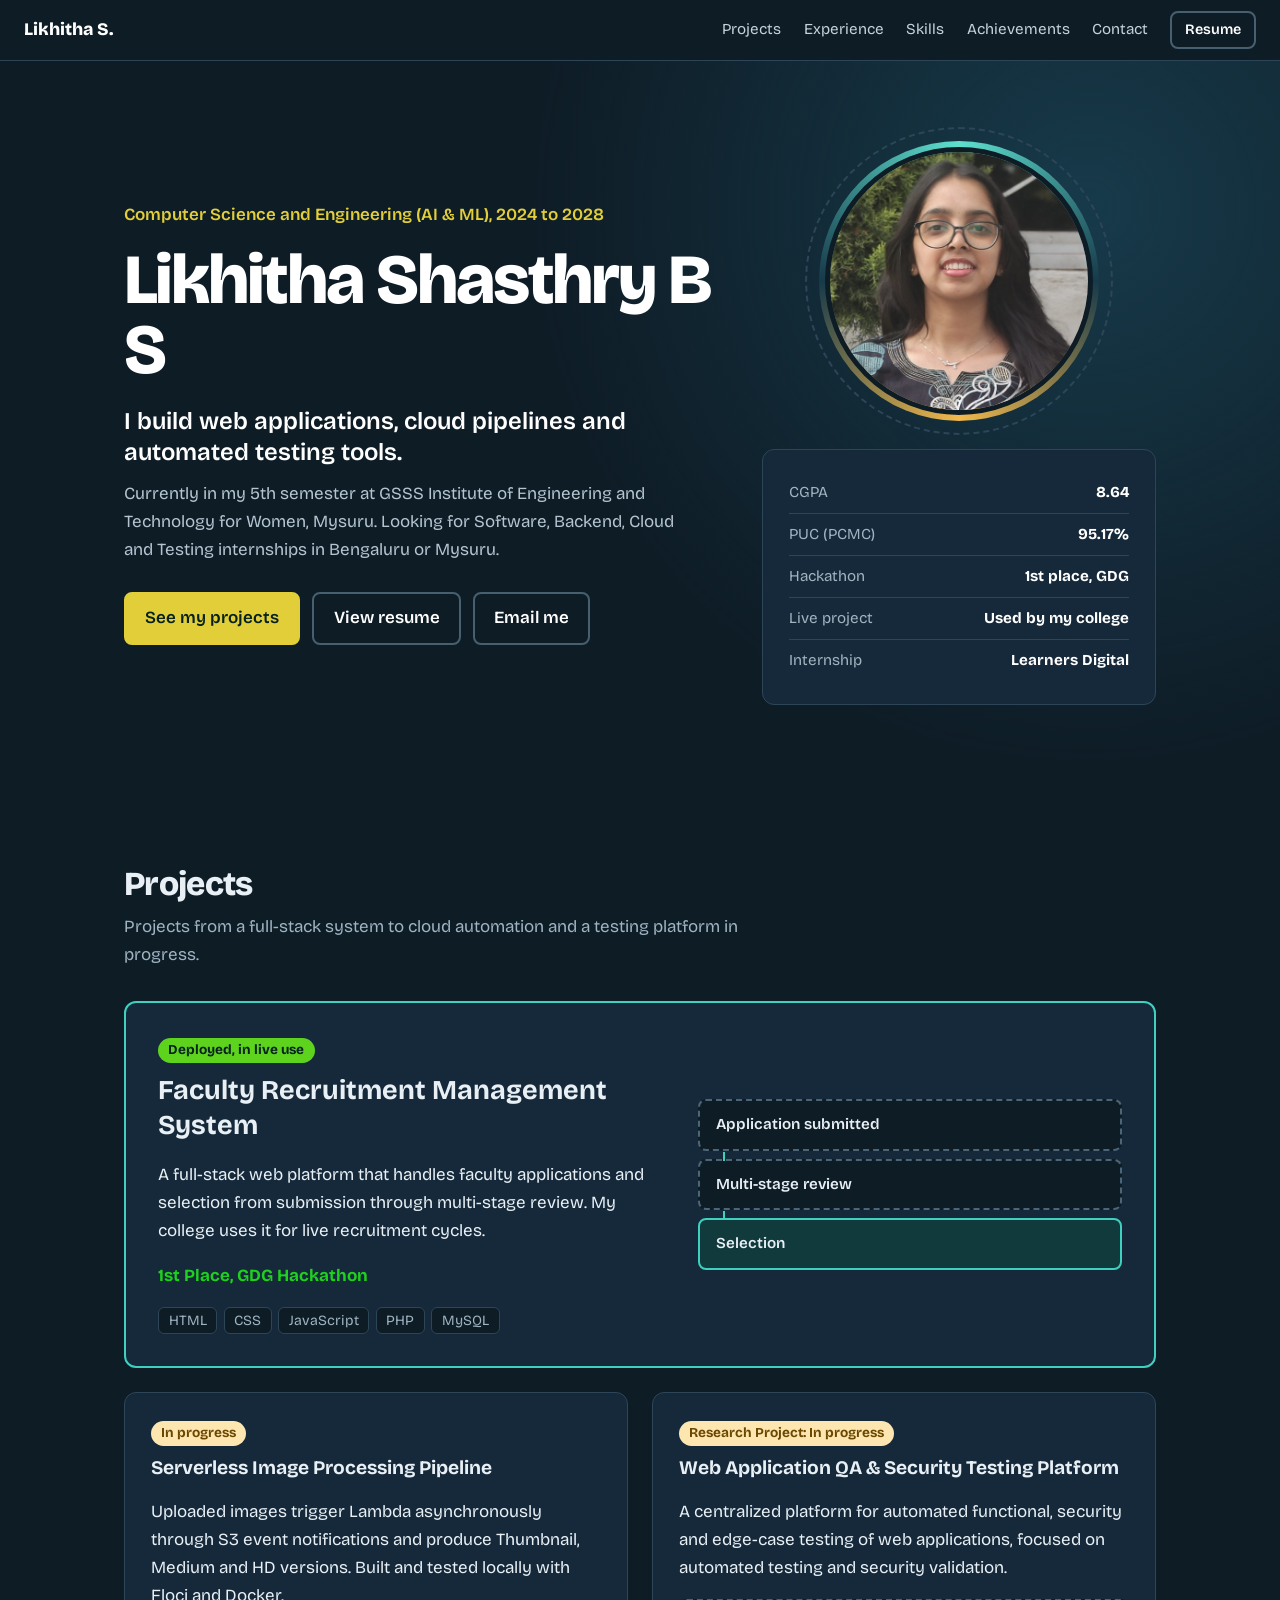
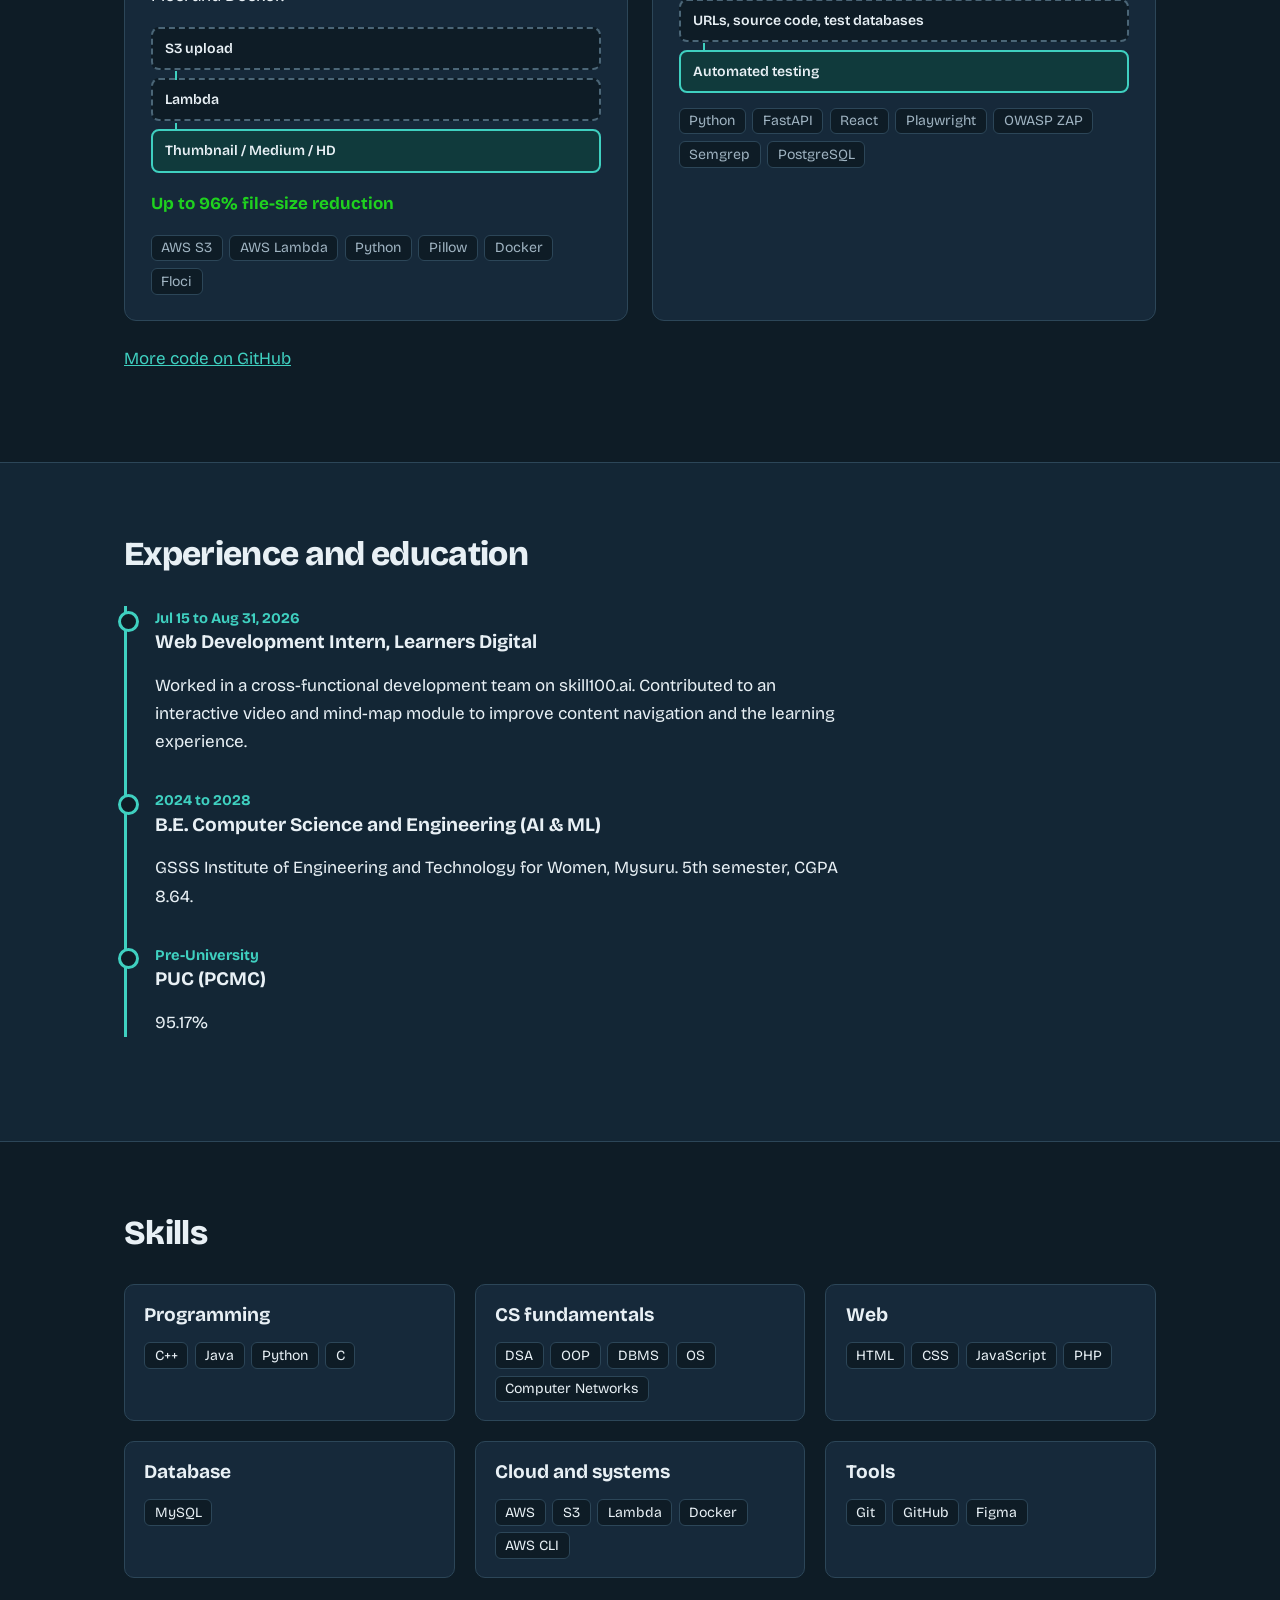
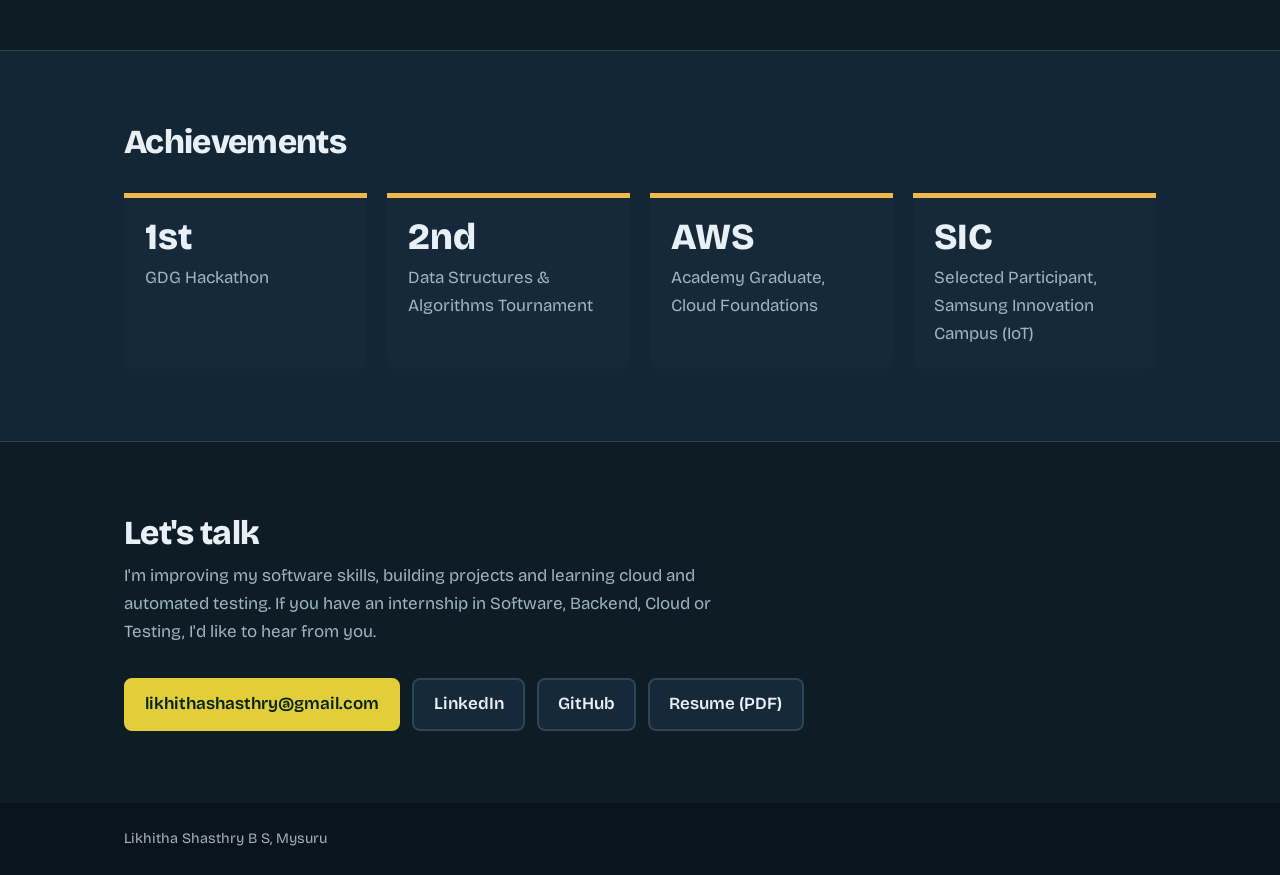
<file: index.html>
<!DOCTYPE html>
<html lang="en">
<head>
<meta charset="UTF-8">
<meta name="viewport" content="width=device-width, initial-scale=1">
<title>Likhitha Shasthry B S | Software Engineering Student</title>
<meta name="description" content="Portfolio of Likhitha Shasthry B S, a CSE (AI &amp; ML) student seeking software, backend, cloud and testing internships in Bengaluru and Mysuru.">
<link rel="preconnect" href="https://fonts.googleapis.com">
<link rel="preconnect" href="https://fonts.gstatic.com" crossorigin>
<link href="https://fonts.googleapis.com/css2?family=Bricolage+Grotesque:opsz,wght@12..96,400;12..96,600;12..96,800&display=swap" rel="stylesheet">
<link rel="stylesheet" href="css/style.css">
<script>document.documentElement.classList.add("js")</script>
</head>
<body>
<a class="skip" href="#main">Skip to content</a>
<header class="nav">
  <a class="logo" href="#top">Likhitha S.</a>
  <nav aria-label="Sections">
    <a href="#projects">Projects</a><a href="#experience">Experience</a><a href="#skills">Skills</a>
    <a href="#achievements">Achievements</a><a href="#contact">Contact</a>
    <a class="btn small" href="https://drive.google.com/file/d/1lI2_lPjMd3SXv4E0aRzJQ2CZy1fJfXRG/view?usp=drive_link target="_blank" rel="noopener">Resume</a>
  </nav>
</header>

<section class="hero" id="top">
  <div class="wrap hero-grid">
    <div>
      <p class="kicker">Computer Science and Engineering (AI &amp; ML), 2024 to 2028</p>
      <h1>Likhitha Shasthry B S</h1>
      <p class="tagline">I build web applications, cloud pipelines and automated testing tools.</p>
      <p class="sub">Currently in my 5th semester at GSSS Institute of Engineering and Technology for Women, Mysuru. Looking for Software, Backend, Cloud and Testing internships in Bengaluru or Mysuru.</p>
      <div class="cta">
        <a class="btn primary" href="#projects">See my projects</a>
        <a class="btn ghost" href="assets/Likhitha-Shasthry-Resume.pdf" target="_blank" rel="noopener">View resume</a>
        <a class="btn ghost" href="mailto:likhithashasthry@gmail.com">Email me</a>
      </div>
    </div>
    <div class="side-col">
      <div class="avatar"><img src="assets/profile.jpg" width="560" height="560" alt="Portrait of Likhitha Shasthry B S" fetchpriority="high"></div>
      <aside class="glance" aria-label="At a glance">
      <dl>
        <div><dt>CGPA</dt><dd>8.64</dd></div>
        <div><dt>PUC (PCMC)</dt><dd>95.17%</dd></div>
        <div><dt>Hackathon</dt><dd>1st place, GDG</dd></div>
        <div><dt>Live project</dt><dd>Used by my college</dd></div>
        <div><dt>Internship</dt><dd>Learners Digital</dd></div>
      </dl>
    </aside>
    </div>
  </div>
</section>

<main id="main">
  <section id="projects" class="wrap block">
    <h2>Projects</h2>
    <p class="intro">Projects from a full-stack system to cloud automation and a testing platform in progress.</p>

    <article class="project featured reveal">
      <div class="p-text">
        <span class="status live">Deployed, in live use</span>
        <h3>Faculty Recruitment Management System</h3>
        <p>A full-stack web platform that handles faculty applications and selection from submission through multi-stage review. My college uses it for live recruitment cycles.</p>
        <p class="result">1st Place, GDG Hackathon</p>
        <ul class="tags"><li>HTML</li><li>CSS</li><li>JavaScript</li><li>PHP</li><li>MySQL</li></ul>
      </div>
      <div class="flow" role="img" aria-label="Workflow: application submitted, multi-stage review, selection">
        <span class="node">Application submitted</span><span class="node">Multi-stage review</span><span class="node on">Selection</span>
      </div>
    </article>

    <div class="two">
      <article class="project reveal">
        <span class="status wip">In progress</span>
        <h3>Serverless Image Processing Pipeline</h3>
        <p>Uploaded images trigger Lambda asynchronously through S3 event notifications and produce Thumbnail, Medium and HD versions. Built and tested locally with Floci and Docker.</p>
        <div class="flow small" role="img" aria-label="Upload to S3, event triggers Lambda, outputs Thumbnail, Medium and HD">
          <span class="node">S3 upload</span><span class="node">Lambda</span><span class="node on">Thumbnail / Medium / HD</span>
        </div>
        <p class="result">Up to 96% file-size reduction</p>
        <ul class="tags"><li>AWS S3</li><li>AWS Lambda</li><li>Python</li><li>Pillow</li><li>Docker</li><li>Floci</li></ul>
      </article>
      <article class="project reveal">
        <span class="status wip">Research Project: In progress</span>
        <h3>Web Application QA &amp; Security Testing Platform</h3>
        <p>A centralized platform for automated functional, security and edge-case testing of web applications, focused on automated testing and security validation.</p>
        <div class="flow small" role="img" aria-label="Inputs: deployed URLs, source code, authorized test databases, feeding automated testing">
          <span class="node">URLs, source code, test databases</span><span class="node on">Automated testing</span>
        </div>
        <ul class="tags"><li>Python</li><li>FastAPI</li><li>React</li><li>Playwright</li><li>OWASP ZAP</li><li>Semgrep</li><li>PostgreSQL</li></ul>
      </article>
    </div>
    <p><a href="https://github.com/likhitha-shasthry" target="_blank" rel="noopener">More code on GitHub</a></p>
  </section>

  <section id="experience" class="band">
    <div class="wrap block">
      <h2>Experience and education</h2>
      <ol class="timeline">
        <li class="reveal"><span class="when">Jul 15 to Aug 31, 2026</span>
          <h3>Web Development Intern, Learners Digital</h3>
          <p>Worked in a cross-functional development team on skill100.ai. Contributed to an interactive video and mind-map module to improve content navigation and the learning experience.</p></li>
        <li class="reveal"><span class="when">2024 to 2028</span>
          <h3>B.E. Computer Science and Engineering (AI &amp; ML)</h3>
          <p>GSSS Institute of Engineering and Technology for Women, Mysuru. 5th semester, CGPA 8.64.</p></li>
        <li class="reveal"><span class="when">Pre-University</span>
          <h3>PUC (PCMC)</h3><p>95.17%</p></li>
      </ol>
    </div>
  </section>

  <section id="skills" class="wrap block">
    <h2>Skills</h2>
    <div class="skill-grid">
      <div class="reveal"><h3>Programming</h3><ul class="tags"><li>C++</li><li>Java</li><li>Python</li><li>C</li></ul></div>
      <div class="reveal"><h3>CS fundamentals</h3><ul class="tags"><li>DSA</li><li>OOP</li><li>DBMS</li><li>OS</li><li>Computer Networks</li></ul></div>
      <div class="reveal"><h3>Web</h3><ul class="tags"><li>HTML</li><li>CSS</li><li>JavaScript</li><li>PHP</li></ul></div>
      <div class="reveal"><h3>Database</h3><ul class="tags"><li>MySQL</li></ul></div>
      <div class="reveal"><h3>Cloud and systems</h3><ul class="tags"><li>AWS</li><li>S3</li><li>Lambda</li><li>Docker</li><li>AWS CLI</li></ul></div>
      <div class="reveal"><h3>Tools</h3><ul class="tags"><li>Git</li><li>GitHub</li><li>Figma</li></ul></div>
    </div>
  </section>

  <section id="achievements" class="band">
    <div class="wrap block">
      <h2>Achievements</h2>
      <ul class="awards">
        <li class="reveal"><b>1st</b><span>GDG Hackathon</span></li>
        <li class="reveal"><b>2nd</b><span>Data Structures &amp; Algorithms Tournament</span></li>
        <li class="reveal"><b>AWS</b><span>Academy Graduate, Cloud Foundations</span></li>
        <li class="reveal"><b>SIC</b><span>Selected Participant, Samsung Innovation Campus (IoT)</span></li>
      </ul>
    </div>
  </section>

  <section id="contact" class="wrap block contact">
    <h2>Let's talk</h2>
    <p class="intro">I'm improving my software skills, building projects and learning cloud and automated testing. If you have an internship in Software, Backend, Cloud or Testing, I'd like to hear from you.</p>
    <div class="cta">
      <a class="btn primary" href="mailto:likhithashasthry@gmail.com">likhithashasthry@gmail.com</a>
      <a class="btn" href="https://linkedin.com/in/likhitha-shasthry-b-s/" target="_blank" rel="noopener">LinkedIn</a>
      <a class="btn" href="https://github.com/likhitha-shasthry" target="_blank" rel="noopener">GitHub</a>
      <a class="btn" href="https://drive.google.com/file/d/1lI2_lPjMd3SXv4E0aRzJQ2CZy1fJfXRG/view?usp=drive_link" target="_blank" rel="noopener">Resume (PDF)</a>
    </div>
  </section>
</main>
<footer class="foot"><div class="wrap">Likhitha Shasthry B S, Mysuru</div></footer>
<script src="js/script.js"></script>
</body>
</html>
</file>
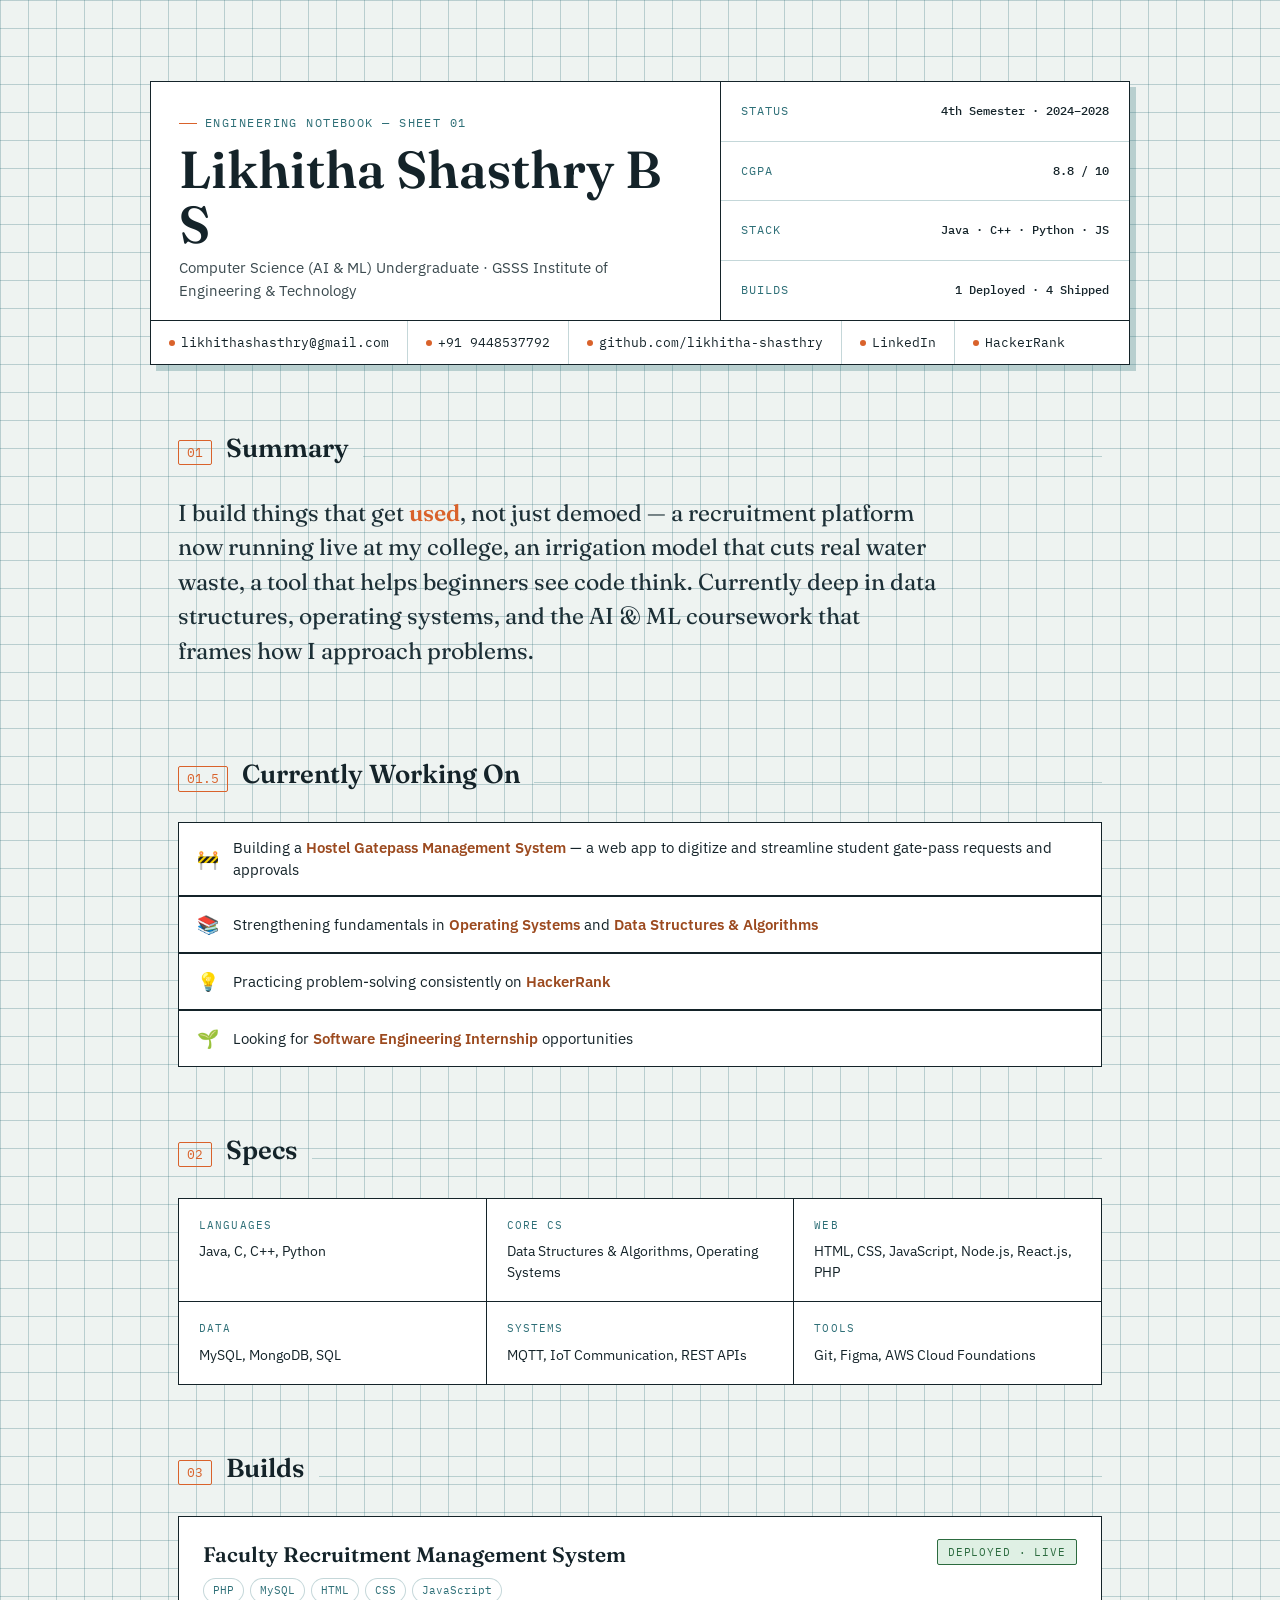
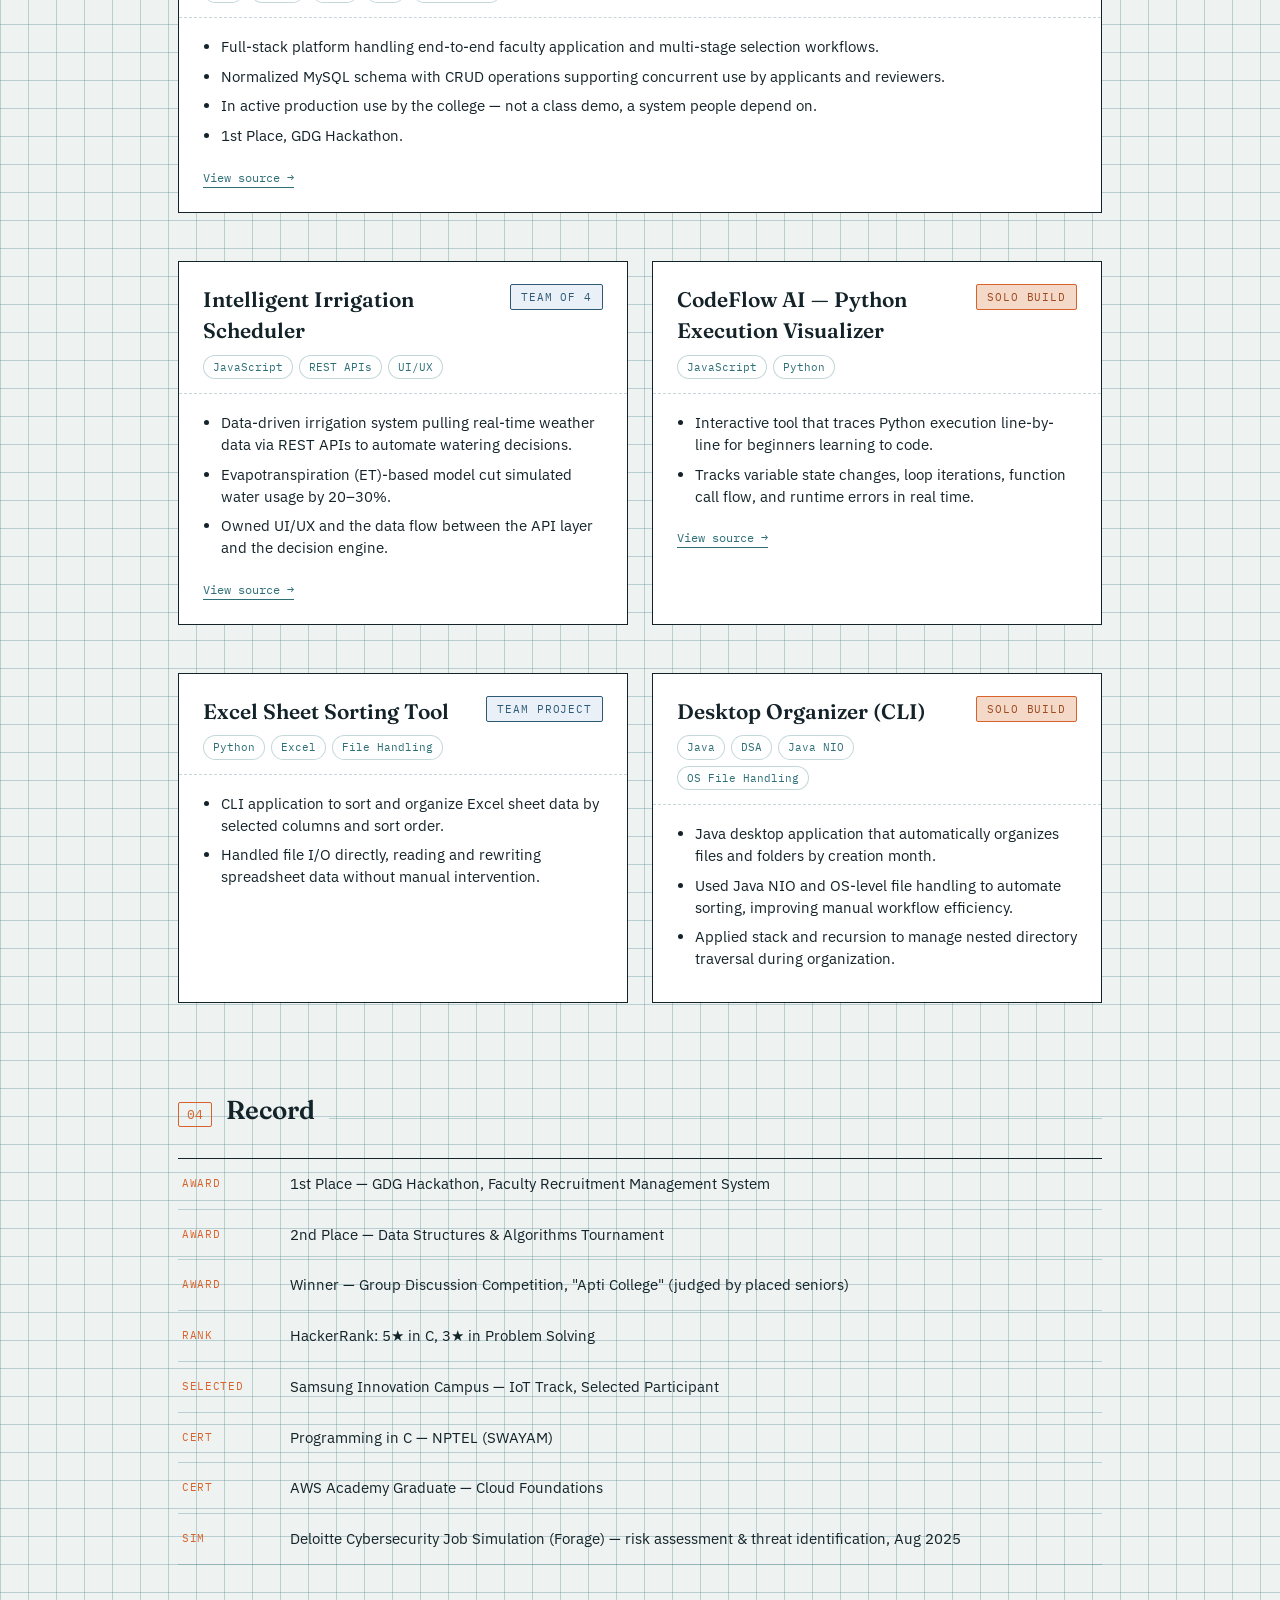
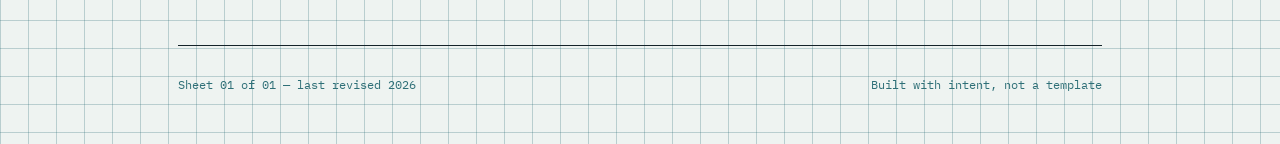
<file: myPortfolio.html>
<!DOCTYPE html>
<html lang="en">
<head>
<meta charset="UTF-8">
<meta name="viewport" content="width=device-width, initial-scale=1.0">
<title>Likhitha Shasthry B S — Portfolio</title>
<link rel="preconnect" href="https://fonts.googleapis.com">
<link href="https://fonts.googleapis.com/css2?family=Fraunces:opsz,wght@9..144,400;9..144,500;9..144,600;9..144,700&family=IBM+Plex+Sans:wght@400;500;600&family=IBM+Plex+Mono:wght@400;500;600&display=swap" rel="stylesheet">
<style>
  :root{
    --bg: #eef3f1;
    --bg-card: #ffffff;
    --ink: #142329;
    --line: #2e6f77;
    --line-soft: rgba(46,111,119,0.28);
    --accent: #d9622b;
    --accent-soft: #f4d9c8;
    --sage: #6f8567;
    --mono: 'IBM Plex Mono', monospace;
    --sans: 'IBM Plex Sans', sans-serif;
    --display: 'Fraunces', serif;
  }
  *{box-sizing:border-box;}
  html{scroll-behavior:smooth;}
  body{
    margin:0;
    background:var(--bg);
    background-image:
      linear-gradient(var(--line-soft) 1px, transparent 1px),
      linear-gradient(90deg, var(--line-soft) 1px, transparent 1px);
    background-size: 28px 28px;
    color:var(--ink);
    font-family:var(--sans);
    line-height:1.5;
  }
  @media (prefers-reduced-motion: reduce){
    *{animation-duration:0.001ms !important; transition-duration:0.001ms !important;}
  }
  a{color:inherit;}
  .wrap{max-width:980px;margin:0 auto;padding:0 28px;}

  /* ---- Progress rail ---- */
  .progress-rail{
    position:fixed;
    top:0;left:0;
    height:3px;
    width:0%;
    background:var(--accent);
    z-index:100;
    transition:width .1s linear;
  }

  /* ---- Sticky nav ---- */
  .navbar{
    position:sticky;
    top:0;
    z-index:50;
    backdrop-filter:blur(10px);
    background:rgba(238,243,241,0.82);
    border-bottom:1px solid var(--line-soft);
    opacity:0;
    transform:translateY(-100%);
    transition:opacity .3s ease, transform .3s ease;
    pointer-events:none;
  }
  .navbar.show{opacity:1;transform:translateY(0);pointer-events:auto;}
  .navbar-inner{
    max-width:980px;margin:0 auto;padding:0 28px;
    display:flex;justify-content:space-between;align-items:center;
    height:48px;
  }
  .navbar-inner .nb-name{font-family:var(--mono);font-size:12.5px;font-weight:600;letter-spacing:.04em;}
  .navbar-links{display:flex;gap:22px;}
  .navbar-links a{font-family:var(--mono);font-size:11.5px;text-decoration:none;color:var(--line);text-transform:uppercase;letter-spacing:.06em;transition:color .15s;position:relative;}
  .navbar-links a::after{
    content:'';
    position:absolute;left:0;bottom:-15px;
    width:100%;height:2px;
    background:var(--accent);
    transform:scaleX(0);
    transition:transform .2s ease;
  }
  .navbar-links a:hover{color:var(--accent);}
  .navbar-links a.active{color:var(--accent);}
  .navbar-links a.active::after{transform:scaleX(1);}
  @media (max-width:680px){ .navbar-links{display:none;} }

  /* ---- Tech chips ---- */
  .chips{display:flex;flex-wrap:wrap;gap:6px;margin-top:8px;}
  .chip{
    font-family:var(--mono);
    font-size:11px;
    padding:3px 9px;
    border:1px solid var(--line-soft);
    border-radius:20px;
    color:var(--line);
    background:rgba(255,255,255,0.6);
    transition:border-color .15s, color .15s, background .15s;
  }
  .project:hover .chip{border-color:var(--line);}
  .chip:hover{background:var(--accent-soft);color:#9c4a1f;border-color:var(--accent);}

  /* ---- Projects grid (wide screens) ---- */
  .projects-grid{
    display:grid;
    grid-template-columns:1fr;
    gap:24px;
  }
  @media (min-width:860px){
    .projects-grid{grid-template-columns:1fr 1fr;}
    .projects-grid .project.featured{grid-column:1 / -1;}
  }
  .project{margin-bottom:0;display:flex;flex-direction:column;}
  .project-body{flex:1;display:flex;flex-direction:column;}
  .project-links{margin-top:auto;}

  /* ---- Title block (signature element) ---- */
  .titleblock{
    border:1.5px solid var(--ink);
    background:var(--bg-card);
    margin:32px auto 0;
    max-width:980px;
    position:relative;
    box-shadow:6px 6px 0 var(--line-soft);
  }
  .tb-top{
    display:grid;
    grid-template-columns: 1.4fr 1fr;
  }
  .tb-name{
    padding:32px 28px 18px;
    border-right:1.5px solid var(--ink);
    position:relative;
  }
  .tb-name .eyebrow{
    font-family:var(--mono);
    font-size:12px;
    letter-spacing:.12em;
    color:var(--line);
    text-transform:uppercase;
    margin:0 0 10px;
    display:flex;
    align-items:center;
    gap:8px;
  }
  .tb-name .eyebrow::before{
    content:'';
    width:18px;height:1px;
    background:var(--accent);
    display:inline-block;
  }
  .tb-name h1{
    font-family:var(--display);
    font-optical-sizing:auto;
    font-weight:600;
    font-size:clamp(34px,5vw,52px);
    margin:0 0 6px;
    line-height:1.05;
  }
  .tb-name p{
    margin:0;
    font-size:15px;
    color:#3b4a4f;
  }
  .tb-fields{
    display:grid;
    grid-template-rows:repeat(4,1fr);
  }
  .tb-field{
    border-bottom:1px solid var(--line-soft);
    padding:10px 20px;
    display:flex;
    justify-content:space-between;
    align-items:center;
    font-family:var(--mono);
    font-size:12px;
    transition:background .15s;
  }
  .tb-field:hover{background:rgba(217,98,43,0.06);}
  .tb-field:last-child{border-bottom:none;}
  .tb-field .k{color:var(--line);text-transform:uppercase;letter-spacing:.08em;}
  .tb-field .v{color:var(--ink);font-weight:500;text-align:right;}
  .tb-bottom{
    display:flex;
    flex-wrap:wrap;
    gap:0;
    border-top:1.5px solid var(--ink);
  }
  .tb-bottom a{
    font-family:var(--mono);
    font-size:12.5px;
    padding:12px 18px;
    text-decoration:none;
    border-right:1px solid var(--line-soft);
    display:flex;
    align-items:center;
    gap:6px;
    transition:background .15s, color .15s;
    position:relative;
  }
  .tb-bottom a:last-child{border-right:none;}
  .tb-bottom a:hover{background:var(--accent-soft);color:#9c4a1f;}
  .tb-bottom a .dot{width:6px;height:6px;border-radius:50%;background:var(--accent);transition:transform .15s;}
  .tb-bottom a:hover .dot{transform:scale(1.4);}

  section{padding:64px 0 0;scroll-margin-top:64px;}
  .section-head{
    display:flex;
    align-items:baseline;
    gap:14px;
    margin-bottom:28px;
  }
  .section-head .num{
    font-family:var(--mono);
    font-size:13px;
    color:var(--accent);
    border:1px solid var(--accent);
    padding:2px 8px;
    border-radius:2px;
  }
  .section-head h2{
    font-family:var(--display);
    font-weight:600;
    font-size:26px;
    margin:0;
  }
  .section-head .rule{flex:1;height:1px;background:var(--line-soft);}

  /* Summary */
  .summary{
    font-family:var(--display);
    font-size:clamp(19px,2.4vw,23px);
    font-weight:400;
    line-height:1.5;
    color:#1c2f36;
    max-width:760px;
  }
  .summary .hl{color:var(--accent);font-weight:600;}

  /* Currently Working On */
  .now-list{
    display:flex;
    flex-direction:column;
    gap:2px;
    border:1px solid var(--ink);
    background:var(--ink);
  }
  .now-item{
    background:var(--bg-card);
    padding:14px 18px;
    display:flex;
    align-items:center;
    gap:14px;
    transition:background .15s, padding-left .15s;
  }
  .now-item:hover{background:#fbf6f0;padding-left:24px;}
  .now-icon{font-size:18px;flex-shrink:0;}
  .now-text{font-size:14.5px;color:var(--ink);}
  .now-text strong{color:#9c4a1f;font-weight:600;}

  /* Specs grid (skills) */
  .specs{
    display:grid;
    grid-template-columns:repeat(3,1fr);
    gap:1px;
    background:var(--ink);
    border:1px solid var(--ink);
  }
  @media (max-width:760px){
    .specs{grid-template-columns:repeat(2,1fr);}
  }
  @media (max-width:480px){
    .specs{grid-template-columns:1fr;}
  }
  .spec{
    background:var(--bg-card);
    padding:18px 20px;
    transition:background .18s, transform .18s;
  }
  .spec:hover{background:#fbf6f0;transform:translateY(-2px);}
  .spec .label{
    font-family:var(--mono);
    font-size:11px;
    letter-spacing:.1em;
    text-transform:uppercase;
    color:var(--line);
    margin-bottom:8px;
  }
  .spec .items{
    font-size:14px;
    color:var(--ink);
  }

  /* Projects as schematic cards */
  .project{
    border:1px solid var(--ink);
    background:var(--bg-card);
    margin-bottom:24px;
    position:relative;
    overflow:hidden;
    transition:box-shadow .2s ease, transform .2s ease;
  }
  .project:hover{
    box-shadow:5px 5px 0 var(--line-soft);
    transform:translate(-2px,-2px);
  }
  .project-head{
    display:flex;
    justify-content:space-between;
    align-items:flex-start;
    gap:16px;
    padding:22px 24px 14px;
    border-bottom:1px dashed var(--line-soft);
  }
  .project-head h3{
    font-family:var(--display);
    font-weight:600;
    font-size:21px;
    margin:0 0 4px;
  }
  .project-head .stack{
    font-family:var(--mono);
    font-size:12px;
    color:var(--line);
  }
  .status{
    font-family:var(--mono);
    font-size:11px;
    text-transform:uppercase;
    letter-spacing:.08em;
    padding:4px 10px;
    border-radius:2px;
    white-space:nowrap;
    height:fit-content;
  }
  .status.live{background:#dff0e4;color:#2c6b3f;border:1px solid #2c6b3f;}
  .status.team{background:#eaf0f7;color:#2e5a77;border:1px solid #2e5a77;}
  .status.solo{background:var(--accent-soft);color:#9c4a1f;border:1px solid var(--accent);}

  .project-body{padding:18px 24px 24px;}
  .project-body ul{margin:0;padding-left:18px;}
  .project-body li{margin-bottom:8px;font-size:14.5px;}
  .project-links{margin-top:14px;display:flex;gap:14px;}
  .project-links a{
    font-family:var(--mono);
    font-size:12px;
    text-decoration:none;
    color:var(--line);
    border-bottom:1px solid var(--line);
    transition:color .15s, border-color .15s;
  }
  .project-links a:hover{color:var(--accent);border-color:var(--accent);}

  /* Achievements / certs as ledger rows */
  .ledger{border-top:1px solid var(--ink);}
  .ledger-row{
    display:grid;
    grid-template-columns: 90px 1fr;
    border-bottom:1px solid var(--line-soft);
    padding:14px 4px;
    gap:18px;
    transition:background .15s, padding-left .15s;
  }
  .ledger-row:hover{background:rgba(217,98,43,0.05);padding-left:10px;}
  .ledger-row .tag{
    font-family:var(--mono);
    font-size:11px;
    color:var(--accent);
    text-transform:uppercase;
    letter-spacing:.06em;
    padding-top:2px;
  }
  .ledger-row .desc{font-size:14.5px;}

  footer{
    margin-top:80px;
    padding:30px 0 50px;
    border-top:1.5px solid var(--ink);
    font-family:var(--mono);
    font-size:12px;
    color:var(--line);
    display:flex;
    justify-content:space-between;
    flex-wrap:wrap;
    gap:10px;
  }

  /* back to top */
  .to-top{
    position:fixed;
    bottom:24px;right:24px;
    width:42px;height:42px;
    border-radius:50%;
    background:var(--ink);
    color:var(--bg);
    border:none;
    display:flex;align-items:center;justify-content:center;
    cursor:pointer;
    font-family:var(--mono);
    font-size:16px;
    opacity:0;
    transform:translateY(10px);
    transition:opacity .25s, transform .25s, background .15s;
    z-index:60;
    pointer-events:none;
  }
  .to-top.show{opacity:1;transform:translateY(0);pointer-events:auto;}
  .to-top:hover{background:var(--accent);}

  @media (max-width:680px){
    .tb-top{grid-template-columns:1fr;}
    .tb-name{border-right:none;border-bottom:1.5px solid var(--ink);}
    .ledger-row{grid-template-columns:70px 1fr;}
    .titleblock{box-shadow:4px 4px 0 var(--line-soft);}
  }

  /* focus visibility */
  a:focus-visible, button:focus-visible{
    outline:2px solid var(--accent);
    outline-offset:2px;
  }

  /* reveal animation */
  .reveal{
    opacity:0;
    transform:translateY(14px);
    transition:opacity .5s ease, transform .5s ease;
  }
  .reveal.in{opacity:1;transform:translateY(0);}
</style>
</head>
<body>
  <div class="progress-rail" id="progressRail"></div>
  <nav class="navbar" id="navbar">
    <div class="navbar-inner">
      <span class="nb-name">LIKHITHA SHASTHRY B S</span>
      <div class="navbar-links">
        <a href="#summary">Summary</a>
        <a href="#skills">Specs</a>
        <a href="#projects">Builds</a>
        <a href="#record">Record</a>
      </div>
    </div>
  </nav>

  <div class="titleblock reveal">
    <div class="tb-top">
      <div class="tb-name">
        <p class="eyebrow">Engineering Notebook — Sheet 01</p>
        <h1>Likhitha Shasthry B S</h1>
        <p>Computer Science (AI &amp; ML) Undergraduate · GSSS Institute of Engineering &amp; Technology</p>
      </div>
      <div class="tb-fields">
        <div class="tb-field"><span class="k">Status</span><span class="v">4th Semester · 2024–2028</span></div>
        <div class="tb-field"><span class="k">CGPA</span><span class="v">8.8 / 10</span></div>
        <div class="tb-field"><span class="k">Stack</span><span class="v">Java · C++ · Python · JS</span></div>
        <div class="tb-field"><span class="k">Builds</span><span class="v">1 Deployed · 4 Shipped</span></div>
      </div>
    </div>
    <div class="tb-bottom">
      <a href="mailto:likhithashasthry@gmail.com"><span class="dot"></span>likhithashasthry@gmail.com</a>
      <a href="tel:+919448537792"><span class="dot"></span>+91 9448537792</a>
      <a href="https://github.com/likhitha-shasthry" target="_blank" rel="noopener"><span class="dot"></span>github.com/likhitha-shasthry</a>
      <a href="https://linkedin.com/in/likhitha-shasthry-b-s" target="_blank" rel="noopener"><span class="dot"></span>LinkedIn</a>
      <a href="https://hackerrank.com/likhithashasthry" target="_blank" rel="noopener"><span class="dot"></span>HackerRank</a>
    </div>
  </div>

  <div class="wrap">

    <section id="summary">
      <div class="section-head"><span class="num">01</span><h2>Summary</h2><span class="rule"></span></div>
      <p class="summary reveal">
        I build things that get <span class="hl">used</span>, not just demoed — a recruitment platform now running live at my college, an irrigation model that cuts real water waste, a tool that helps beginners see code think. Currently deep in data structures, operating systems, and the AI &amp; ML coursework that frames how I approach problems.
      </p>
    </section>

    <section id="now">
      <div class="section-head"><span class="num">01.5</span><h2>Currently Working On</h2><span class="rule"></span></div>
      <div class="now-list reveal">
        <div class="now-item">
          <span class="now-icon">🚧</span>
          <span class="now-text">Building a <strong>Hostel Gatepass Management System</strong> — a web app to digitize and streamline student gate-pass requests and approvals</span>
        </div>
        <div class="now-item">
          <span class="now-icon">📚</span>
          <span class="now-text">Strengthening fundamentals in <strong>Operating Systems</strong> and <strong>Data Structures &amp; Algorithms</strong></span>
        </div>
        <div class="now-item">
          <span class="now-icon">💡</span>
          <span class="now-text">Practicing problem-solving consistently on <strong>HackerRank</strong></span>
        </div>
        <div class="now-item">
          <span class="now-icon">🌱</span>
          <span class="now-text">Looking for <strong>Software Engineering Internship</strong> opportunities</span>
        </div>
      </div>
    </section>

    <section id="skills">
      <div class="section-head"><span class="num">02</span><h2>Specs</h2><span class="rule"></span></div>
      <div class="specs reveal">
        <div class="spec">
          <div class="label">Languages</div>
          <div class="items">Java, C, C++, Python</div>
        </div>
        <div class="spec">
          <div class="label">Core CS</div>
          <div class="items">Data Structures &amp; Algorithms, Operating Systems</div>
        </div>
        <div class="spec">
          <div class="label">Web</div>
          <div class="items">HTML, CSS, JavaScript, Node.js, React.js, PHP</div>
        </div>
        <div class="spec">
          <div class="label">Data</div>
          <div class="items">MySQL, MongoDB, SQL</div>
        </div>
        <div class="spec">
          <div class="label">Systems</div>
          <div class="items">MQTT, IoT Communication, REST APIs</div>
        </div>
        <div class="spec">
          <div class="label">Tools</div>
          <div class="items">Git, Figma, AWS Cloud Foundations</div>
        </div>
      </div>
    </section>

    <section id="projects">
      <div class="section-head"><span class="num">03</span><h2>Builds</h2><span class="rule"></span></div>

      <div class="projects-grid">

      <div class="project featured reveal">
        <div class="project-head">
          <div>
            <h3>Faculty Recruitment Management System</h3>
            <div class="chips">
              <span class="chip">PHP</span><span class="chip">MySQL</span><span class="chip">HTML</span><span class="chip">CSS</span><span class="chip">JavaScript</span>
            </div>
          </div>
          <span class="status live">Deployed · live</span>
        </div>
        <div class="project-body">
          <ul>
            <li>Full-stack platform handling end-to-end faculty application and multi-stage selection workflows.</li>
            <li>Normalized MySQL schema with CRUD operations supporting concurrent use by applicants and reviewers.</li>
            <li>In active production use by the college — not a class demo, a system people depend on.</li>
            <li>1st Place, GDG Hackathon.</li>
          </ul>
          
<div class="project-links">
            <a href="https://github.com/likhitha-shasthry/demo2" target="_blank" rel="noopener">View source →</a>
          </div>
        </div>
      </div>

      <div class="project reveal">
        <div class="project-head">
          <div>
            <h3>Intelligent Irrigation Scheduler</h3>
            <div class="chips">
              <span class="chip">JavaScript</span><span class="chip">REST APIs</span><span class="chip">UI/UX</span>
            </div>
          </div>
          <span class="status team">Team of 4</span>
        </div>
        <div class="project-body">
          <ul>
            <li>Data-driven irrigation system pulling real-time weather data via REST APIs to automate watering decisions.</li>
            <li>Evapotranspiration (ET)-based model cut simulated water usage by 20–30%.</li>
            <li>Owned UI/UX and the data flow between the API layer and the decision engine.</li>
          </ul>
          <div class="project-links">
            <a href="https://github.com/likhitha-shasthry/tech-twins" target="_blank" rel="noopener">View source →</a>
          </div>
        </div>
      </div>

      <div class="project reveal">
        <div class="project-head">
          <div>
            <h3>CodeFlow AI — Python Execution Visualizer</h3>
            <div class="chips">
              <span class="chip">JavaScript</span><span class="chip">Python</span>
            </div>
          </div>
          <span class="status solo">Solo build</span>
        </div>
        <div class="project-body">
          <ul>
            <li>Interactive tool that traces Python execution line-by-line for beginners learning to code.</li>
            <li>Tracks variable state changes, loop iterations, function call flow, and runtime errors in real time.</li>
          </ul>
          <div class="project-links">
            <a href="https://github.com/likhitha-shasthry/CodeFlow-AI" target="_blank" rel="noopener">View source →</a>
          </div>
        </div>
      </div>

      <div class="project reveal">
        <div class="project-head">
          <div>
            <h3>Excel Sheet Sorting Tool</h3>
            <div class="chips">
              <span class="chip">Python</span><span class="chip">Excel</span><span class="chip">File Handling</span>
            </div>
          </div>
          <span class="status team">Team project</span>
        </div>
        <div class="project-body">
          <ul>
            <li>CLI application to sort and organize Excel sheet data by selected columns and sort order.</li>
            <li>Handled file I/O directly, reading and rewriting spreadsheet data without manual intervention.</li>
          </ul>
        </div>
      </div>

      <div class="project reveal">
        <div class="project-head">
          <div>
            <h3>Desktop Organizer (CLI)</h3>
            <div class="chips">
              <span class="chip">Java</span><span class="chip">DSA</span><span class="chip">Java NIO</span><span class="chip">OS File Handling</span>
            </div>
          </div>
          <span class="status solo">Solo build</span>
        </div>
        <div class="project-body">
          <ul>
            <li>Java desktop application that automatically organizes files and folders by creation month.</li>
            <li>Used Java NIO and OS-level file handling to automate sorting, improving manual workflow efficiency.</li>
            <li>Applied stack and recursion to manage nested directory traversal during organization.</li>
          </ul>
        </div>
      </div>

      </div>
    </section>

    <section id="record">
      <div class="section-head"><span class="num">04</span><h2>Record</h2><span class="rule"></span></div>
      <div class="ledger reveal">
        <div class="ledger-row"><span class="tag">Award</span><span class="desc">1st Place — GDG Hackathon, Faculty Recruitment Management System</span></div>
        <div class="ledger-row"><span class="tag">Award</span><span class="desc">2nd Place — Data Structures &amp; Algorithms Tournament</span></div>
        <div class="ledger-row"><span class="tag">Award</span><span class="desc">Winner — Group Discussion Competition, "Apti College" (judged by placed seniors)</span></div>
        <div class="ledger-row"><span class="tag">Rank</span><span class="desc">HackerRank: 5★ in C, 3★ in Problem Solving</span></div>
        <div class="ledger-row"><span class="tag">Selected</span><span class="desc">Samsung Innovation Campus — IoT Track, Selected Participant</span></div>
        <div class="ledger-row"><span class="tag">Cert</span><span class="desc">Programming in C — NPTEL (SWAYAM)</span></div>
        <div class="ledger-row"><span class="tag">Cert</span><span class="desc">AWS Academy Graduate — Cloud Foundations</span></div>
        <div class="ledger-row"><span class="tag">Sim</span><span class="desc">Deloitte Cybersecurity Job Simulation (Forage) — risk assessment &amp; threat identification, Aug 2025</span></div>
      </div>
    </section>

    <footer>
      <span>Sheet 01 of 01 — last revised 2026</span>
      <span>Built with intent, not a template</span>
    </footer>
  </div>

  <button class="to-top" id="toTop" aria-label="Back to top">↑</button>

<script>
  const els = document.querySelectorAll('.reveal');
  const io = new IntersectionObserver((entries)=>{
    entries.forEach(e=>{ if(e.isIntersecting){ e.target.classList.add('in'); io.unobserve(e.target); } });
  }, {threshold:0.12});
  els.forEach(el=>io.observe(el));

  const navbar = document.getElementById('navbar');
  const progressRail = document.getElementById('progressRail');
  const toTop = document.getElementById('toTop');
  const titleblock = document.querySelector('.titleblock');

  function onScroll(){
    const scrollY = window.scrollY;
    const docHeight = document.documentElement.scrollHeight - window.innerHeight;
    const pct = docHeight > 0 ? (scrollY / docHeight) * 100 : 0;
    progressRail.style.width = pct + '%';

    const showThreshold = titleblock.offsetTop + titleblock.offsetHeight;
    navbar.classList.toggle('show', scrollY > showThreshold);
    toTop.classList.toggle('show', scrollY > 400);
  }
  window.addEventListener('scroll', onScroll, {passive:true});
  onScroll();

  toTop.addEventListener('click', ()=>{
    window.scrollTo({top:0, behavior:'smooth'});
  });

  // Scroll-spy
  const sections = document.querySelectorAll('section[id]');
  const navLinks = document.querySelectorAll('.navbar-links a');
  const spy = new IntersectionObserver((entries)=>{
    entries.forEach(entry=>{
      const id = entry.target.getAttribute('id');
      const link = document.querySelector(`.navbar-links a[href="#${id}"]`);
      if(!link) return;
      if(entry.isIntersecting){
        navLinks.forEach(l=>l.classList.remove('active'));
        link.classList.add('active');
      }
    });
  }, {rootMargin:'-40% 0px -50% 0px'});
  sections.forEach(s=>spy.observe(s));
</script>
</body>
</html>
</file>
<file: css/style.css>
:root{--navy:#0e1c26;--navy2:#16293a;--bg:#0e1c26;--surface:#16293a;--ink:#e8f0f5;--muted:#9fb3c1;--line:#2c4658;--teal:#3fd0c0;--mint:#5ee0cf;--amber:#f2b84b;
--font:"Bricolage Grotesque",system-ui,-apple-system,"Segoe UI",sans-serif}
*{box-sizing:border-box}
html{scroll-behavior:smooth;scroll-padding-top:4.5rem}
body{margin:0;background:var(--bg);color:var(--ink);font:400 1.0625rem/1.65 var(--font)}
a{color:var(--teal)}
:focus-visible{outline:3px solid var(--amber);outline-offset:3px}
.skip{position:absolute;left:-999px;background:var(--amber);color:#000;padding:.5rem 1rem}.skip:focus{left:0;top:0;z-index:99}
.wrap{max-width:1080px;margin:0 auto;padding:0 1.5rem}
.nav{position:sticky;top:0;z-index:20;border-bottom:1px solid var(--line);display:flex;justify-content:space-between;align-items:center;padding:.7rem 1.5rem;background:var(--navy);color:#fff}
.logo{color:#fff;text-decoration:none;font-weight:800;font-size:1.1rem}
.nav nav{display:flex;align-items:center;gap:1.4rem;flex-wrap:wrap}
.nav nav a:not(.btn){color:#c4d2dc;text-decoration:none;font-size:.95rem}.nav nav a:not(.btn):hover{color:var(--mint)}
.btn{display:inline-block;padding:.65rem 1.2rem;border:2px solid var(--line);border-radius:8px;color:var(--ink);background:var(--surface);text-decoration:none;font-weight:600}
.btn:hover{border-color:var(--teal)}
.btn.primary{background:#e2ce39;border-color:#e2ce39;color:#06211e}
.btn.primary:hover{background:#8af0e2}
.btn.ghost{background:transparent;border-color:#46606f;color:#fff}.btn.ghost:hover{border-color:var(--mint);color:var(--mint)}
.btn.small{padding:.3rem .8rem;background:transparent;border-color:#46606f;color:#fff;font-size:.9rem}
.hero{background:radial-gradient(circle at 85% 20%,#173a4a 0,transparent 45%),var(--navy);color:#fff;padding:5rem 0 5.5rem}
.hero-grid{display:grid;grid-template-columns:1.5fr 1fr;gap:3rem;align-items:center}
.kicker{color:#e2ce39;font-weight:600;margin:0 0 1rem}
h1{margin:0;font-size:clamp(2.6rem,6vw,4.4rem);line-height:1;font-weight:800;letter-spacing:-.03em}
.tagline{font-size:1.5rem;line-height:1.3;margin:1.25rem 0 .75rem;font-weight:600}
.sub{color:#b4c5d1;max-width:36rem;margin:0 0 1.75rem}
.cta{display:flex;flex-wrap:wrap;gap:.75rem}
.side-col{display:flex;flex-direction:column;align-items:center;gap:1.75rem}.side-col .glance{width:100%}
.glance{background:var(--navy2);border:1px solid #2c4658;border-radius:12px;padding:1.4rem 1.6rem}
.glance dl{margin:0}.glance div{display:flex;justify-content:space-between;gap:1rem;padding:.5rem 0;font-size:.95rem;border-bottom:1px solid #2c4658}
.glance div:last-child{border:0}.glance dt{color:#9fb3c1}.glance dd{margin:0;font-weight:700;text-align:right}
.block{padding-top:4.5rem;padding-bottom:4.5rem}
.band{background:#132635;border-block:1px solid var(--line)}
h2{margin:0 0 .6rem;font-size:2.1rem;line-height:1.15;letter-spacing:-.02em;font-weight:800}
h3{margin:0 0 .4rem;font-size:1.2rem;line-height:1.3}
.intro{color:var(--muted);max-width:40rem;margin:0 0 2rem}
.project{background:var(--surface);border:1px solid var(--line);border-radius:12px;padding:1.6rem;transition:transform .2s,box-shadow .2s}
.project:hover{transform:translateY(-3px);border-color:var(--teal);box-shadow:0 10px 24px rgba(0,0,0,.35)}
.project.featured{display:grid;grid-template-columns:1.2fr 1fr;gap:2rem;align-items:center;border:2px solid var(--teal);padding:2rem;margin-bottom:1.5rem}
.project.featured h3{font-size:1.7rem}
.two{display:grid;grid-template-columns:1fr 1fr;gap:1.5rem;margin-bottom:1.5rem}
.status{display:inline-block;font-size:.85rem;font-weight:700;padding:.1rem .65rem;border-radius:99px;margin-bottom:.6rem}
.status.live{background:#5dd31e;color:#06211e}.status.wip{background:#fde6b0;color:#6b4700}
.result{font-weight:700;color:#1fd11f}
.tags{display:flex;flex-wrap:wrap;gap:.4rem;margin:.9rem 0 0;padding:0;list-style:none}
.tags li{border:1px solid var(--line);background:#0e1c26;border-radius:6px;padding:.05rem .6rem;font-size:.88rem;color:var(--muted)}
.flow{display:flex;flex-direction:column;gap:.5rem;margin:1rem 0}
.flow .node{position:relative;display:block;padding:.7rem 1rem;border:2px dashed #4b6677;border-radius:8px;font-weight:600;font-size:.95rem;background:var(--bg)}
.flow .node+.node::before{content:"";position:absolute;left:1.4rem;top:-.55rem;height:.55rem;border-left:2px solid var(--teal)}
.flow .node.on{border:2px solid var(--teal);background:#103a3c}
.flow.small{margin:.9rem 0 .4rem}.flow.small .node{padding:.5rem .8rem;font-size:.88rem}
.timeline{list-style:none;margin:2rem 0 0;padding:0 0 0 1.75rem;border-left:3px solid var(--teal)}
.timeline li{position:relative;margin-bottom:2rem;max-width:44rem}
.timeline li::before{content:"";position:absolute;left:calc(-1.75rem - 9px);top:.35rem;width:15px;height:15px;border-radius:50%;background:var(--bg);border:3px solid var(--teal)}
.when{display:block;color:var(--teal);font-weight:700;font-size:.92rem}
.skill-grid{display:grid;grid-template-columns:repeat(3,1fr);gap:1.25rem;margin-top:2rem}
.skill-grid>div{background:var(--surface);border:1px solid var(--line);border-radius:10px;padding:1.1rem 1.2rem}
.skill-grid .tags li{color:var(--ink);transition:background .15s,color .15s}.skill-grid .tags li:hover{background:var(--teal);color:#06211e;border-color:var(--teal)}
.awards{list-style:none;margin:2rem 0 0;padding:0;display:grid;grid-template-columns:repeat(4,1fr);gap:1.25rem}
.awards li{padding:1.3rem;border-top:5px solid var(--amber);background:var(--surface);border-radius:0 0 10px 10px}
.awards b{display:block;font-size:2.3rem;line-height:1;font-weight:800;color:var(--ink);margin-bottom:.5rem}
.awards span{color:var(--muted)}
.contact{text-align:left}.contact .cta{margin-top:1rem}
.foot{background:#0a141c;color:#9fb3c1;padding:1.5rem 0;font-size:.9rem}
.js .reveal{opacity:0;transform:translateY(14px);transition:opacity .5s,transform .5s}.js .reveal.in{opacity:1;transform:none}
/* animated profile photo: spinning gradient ring behind a static photo */
.avatar{position:relative;width:min(280px,70vw);aspect-ratio:1;border-radius:50%;padding:6px;animation:pop .9s cubic-bezier(.2,.8,.2,1) both,float 6s ease-in-out 1s infinite}
.avatar::before{content:"";position:absolute;inset:0;border-radius:50%;background:conic-gradient(from 0deg,var(--mint),#173a4a,var(--amber),#173a4a,var(--mint));animation:ring 8s linear infinite}
.avatar::after{content:"";position:absolute;inset:-14px;border-radius:50%;border:2px dashed #2c4658;animation:ring 30s linear infinite reverse}
.avatar img{position:relative;z-index:1;display:block;width:100%;height:100%;object-fit:cover;border-radius:50%;border:5px solid var(--navy);transition:transform .4s}
.avatar:hover img{transform:scale(1.05)}
@keyframes ring{to{transform:rotate(360deg)}}
@keyframes pop{from{opacity:0;transform:scale(.6)}}
@keyframes float{50%{translate:0 -8px}}
@media (max-width:860px){
    .hero-grid,.project.featured,.two{grid-template-columns:1fr}
  .skill-grid{grid-template-columns:1fr 1fr}.awards{grid-template-columns:1fr 1fr}
  .nav nav a:not(.btn){display:none}.hero{padding:3rem 0}.block{padding-top:3rem;padding-bottom:3rem}
}
@media (max-width:520px){.skill-grid,.awards{grid-template-columns:1fr}}
@media (prefers-reduced-motion:reduce){.avatar,.avatar::before,.avatar::after{animation:none!important}html{scroll-behavior:auto}*{transition:none!important}.js .reveal{opacity:1;transform:none}}
@media print{.nav,.skip{display:none}.js .reveal{opacity:1;transform:none}}
</file>
